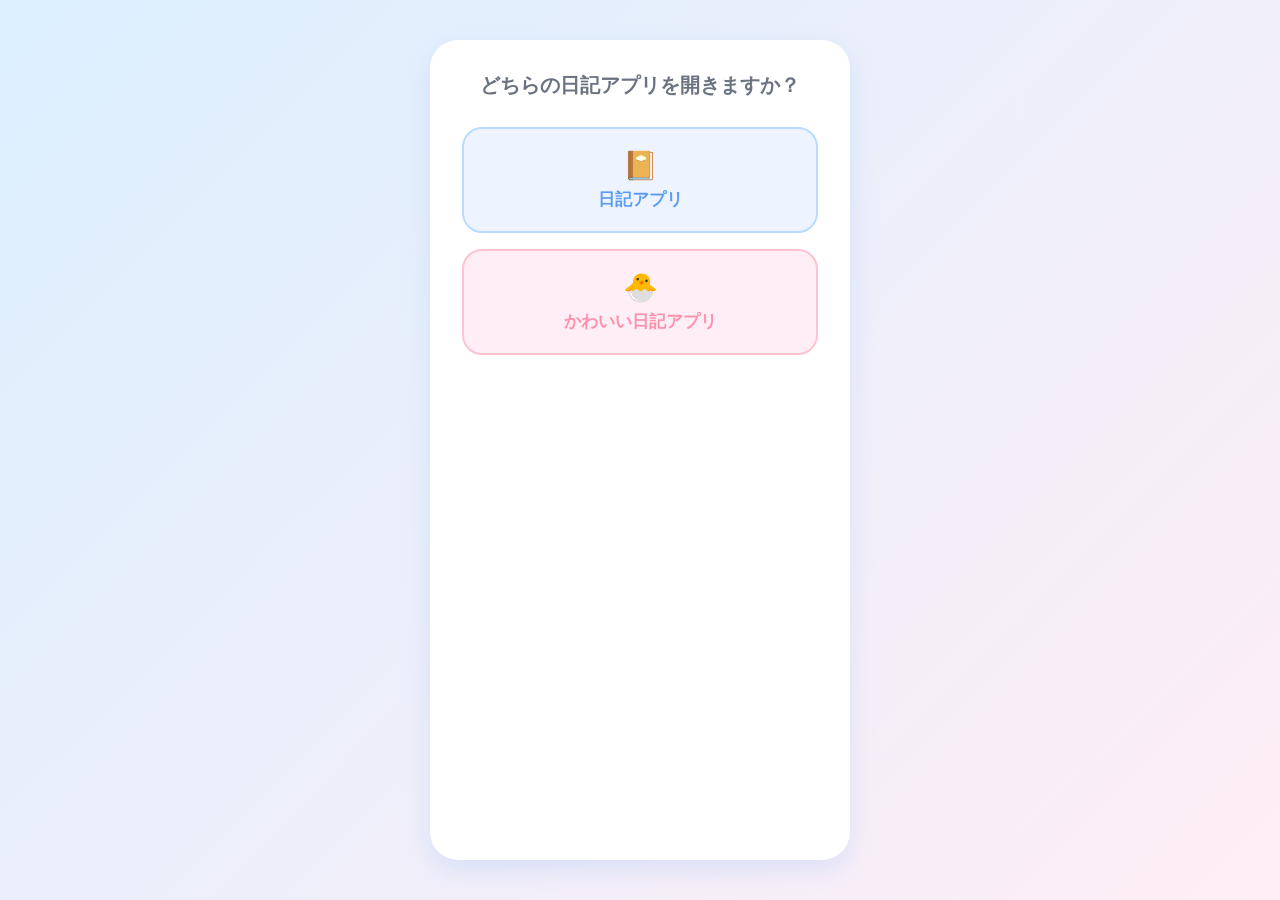
<file: index.html>
<!DOCTYPE html>
<html lang="ja">
<head>
  <meta charset="UTF-8">
  <meta name="viewport" content="width=device-width, initial-scale=1.0">
  <title>日記アプリを選ぶ</title>
  <!-- Content-Security-Policy: このページではプログラムを一切動かさない（同じサイトの日記アプリの合鍵を守るため） -->
  <meta http-equiv="Content-Security-Policy"
        content="default-src 'none'; style-src 'unsafe-inline'; img-src 'self'; base-uri 'none'; form-action 'none'">
  <style>
    body {
      background: linear-gradient(135deg, #dbefff, #ffeef5);
      font-family: "Yu Gothic", "Hiragino Kaku Gothic ProN", sans-serif;
      display: flex;
      justify-content: center;
      padding: 40px 20px;
      margin: 0;
      min-height: 100vh;
      box-sizing: border-box;
    }

    .container {
      background: #ffffff;
      border-radius: 28px;
      padding: 32px;
      max-width: 420px;
      width: 100%;
      box-sizing: border-box;
      box-shadow: 0 10px 24px rgba(120, 170, 255, 0.2);
      text-align: center;
    }

    h1 {
      font-size: 20px;
      color: #6b7280;
      margin-top: 0;
      margin-bottom: 28px;
    }

    .app-link {
      display: block;
      text-decoration: none;
      border-radius: 20px;
      padding: 20px;
      margin-bottom: 16px;
      font-size: 17px;
      font-weight: bold;
      transition: transform 0.15s;
    }

    .app-link:last-child {
      margin-bottom: 0;
    }

    .app-link:active {
      transform: scale(0.97);
    }

    .app-link.blue {
      background: #eef4ff;
      color: #5b9bf5;
      border: 2px solid #b8dcff;
    }

    .app-link.pink {
      background: #ffeef5;
      color: #ff8fab;
      border: 2px solid #ffc2d1;
    }

    .app-link .emoji {
      display: block;
      font-size: 28px;
      margin-bottom: 6px;
    }
  </style>
</head>
<body>
  <div class="container">
    <h1>どちらの日記アプリを開きますか？</h1>

    <a class="app-link blue" href="diary-app/index.html">
      <span class="emoji">📔</span>
      日記アプリ
    </a>

    <a class="app-link pink" href="diary-app-cute/index.html">
      <span class="emoji">🐣</span>
      かわいい日記アプリ
    </a>
  </div>
</body>
</html>
</file>
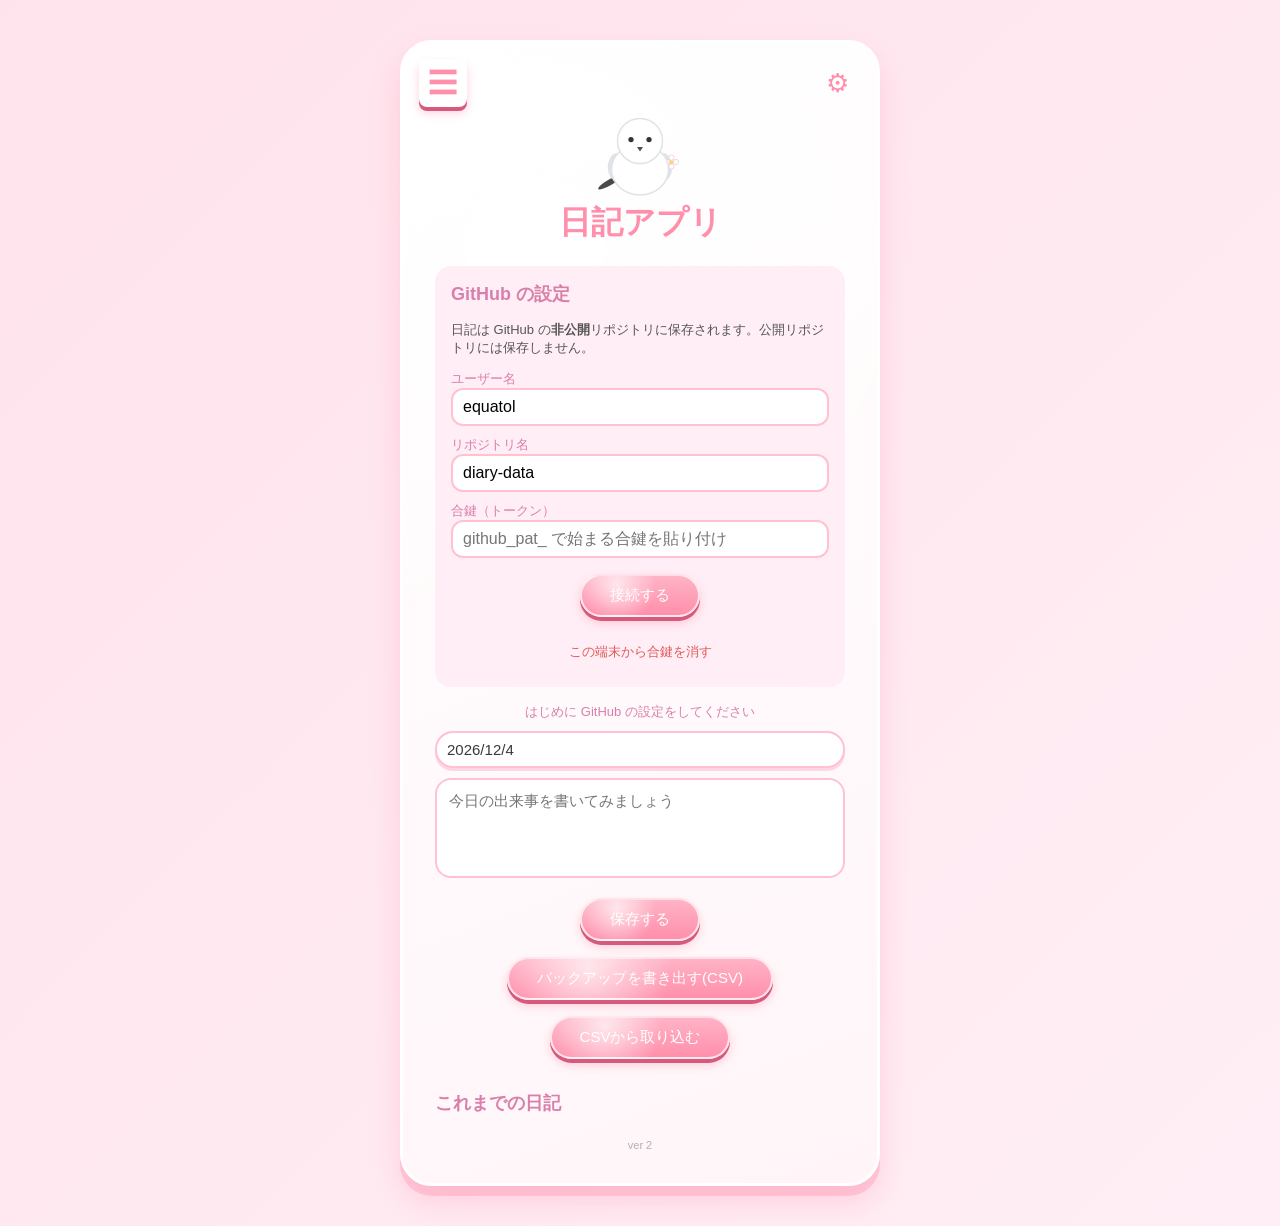
<file: diary-app-cute/index.html>
<!DOCTYPE html>
<html lang="ja">
<head>
  <meta charset="UTF-8">
  <meta name="viewport" content="width=device-width, initial-scale=1.0">
  <title>日記アプリ</title>
  <!-- Content-Security-Policy: 読み込み先を自分のサイトだけに、通信先を GitHub の窓口だけに限定する。
       万一ページに細工されても、合鍵や日記をよそへ送れないようにするため -->
  <meta http-equiv="Content-Security-Policy"
        content="default-src 'self'; script-src 'self'; style-src 'self'; img-src 'self' data:; connect-src https://api.github.com; object-src 'none'; base-uri 'none'; form-action 'none'">
  <meta name="theme-color" content="#ffe3ec">
  <!-- ホーム画面に追加したときの設定（iPhone向け） -->
  <link rel="manifest" href="manifest.json">
  <link rel="apple-touch-icon" href="apple-touch-icon.png">
  <meta name="apple-mobile-web-app-capable" content="yes">
  <meta name="apple-mobile-web-app-status-bar-style" content="default">
  <meta name="apple-mobile-web-app-title" content="日記🐣">
  <!-- ?v=番号: 更新したとき Safari が古いファイルを使い続けないようにする印 -->
  <link rel="stylesheet" href="style.css?v=2">
</head>
<body>
  <div class="container">
    <button id="menu-button" aria-label="メニュー">&#9776;</button>
    <div id="month-menu" class="month-menu"></div>
    <button id="settings-button" aria-label="GitHubの設定">&#9881;</button>

    <div id="mascot" class="mascot" role="img" aria-label="シマエナガ">
      <div id="mascot-sparkle" class="mascot-sparkle"></div>
      <svg viewBox="0 0 120 120" width="90" height="90">
        <ellipse class="tail" cx="20" cy="95" rx="18" ry="4" transform="rotate(-30 20 95)" fill="#4a4a4a"></ellipse>
        <g class="wing wing-left">
          <ellipse cx="30" cy="75" rx="13" ry="19" fill="#dfe3e8"></ellipse>
        </g>
        <g class="wing wing-right">
          <ellipse cx="90" cy="75" rx="13" ry="19" fill="#dfe3e8"></ellipse>
          <g class="flower" transform="translate(102, 68)">
            <circle r="3.5" cy="-6" fill="#ffffff" stroke="#f0c6d6" stroke-width="1"></circle>
            <circle r="3.5" cy="6" fill="#ffffff" stroke="#f0c6d6" stroke-width="1"></circle>
            <circle r="3.5" cx="-6" fill="#ffffff" stroke="#f0c6d6" stroke-width="1"></circle>
            <circle r="3.5" cx="6" fill="#ffffff" stroke="#f0c6d6" stroke-width="1"></circle>
            <circle r="2.5" fill="#ffd469"></circle>
          </g>
        </g>
        <ellipse class="body" cx="60" cy="78" rx="38" ry="34" fill="#ffffff" stroke="#e2e2e2" stroke-width="2"></ellipse>
        <circle class="head" cx="60" cy="40" r="30" fill="#ffffff" stroke="#e2e2e2" stroke-width="2"></circle>
        <g class="eyes">
          <circle cx="48" cy="38" r="3.5" fill="#333333"></circle>
          <circle cx="72" cy="38" r="3.5" fill="#333333"></circle>
        </g>
        <polygon class="beak" points="56,48 64,48 60,54" fill="#5a4a42"></polygon>
      </svg>
    </div>

    <h1>日記アプリ</h1>

    <div id="settings-panel" class="settings-panel">
      <h2>GitHub の設定</h2>
      <p class="settings-note">日記は GitHub の<strong>非公開</strong>リポジトリに保存されます。公開リポジトリには保存しません。</p>
      <label for="setting-owner">ユーザー名</label>
      <input type="text" id="setting-owner" autocomplete="off" autocapitalize="off" spellcheck="false">
      <label for="setting-repo">リポジトリ名</label>
      <input type="text" id="setting-repo" autocomplete="off" autocapitalize="off" spellcheck="false">
      <label for="setting-token">合鍵（トークン）</label>
      <input type="password" id="setting-token" autocomplete="off" placeholder="github_pat_ で始まる合鍵を貼り付け">
      <button id="connect-button">接続する</button>
      <button id="disconnect-button" class="sub-button">この端末から合鍵を消す</button>
    </div>

    <p id="status-text" class="status-text" role="status"></p>

    <div class="date-wrapper">
      <label for="entry-date" id="date-label" class="date-label"></label>
      <input type="date" id="entry-date" class="date-input-overlay">
    </div>
    <textarea id="entry-input" placeholder="今日の出来事を書いてみましょう"></textarea>
    <button id="save-button">保存する</button>
    <button id="export-button" class="export-button">バックアップを書き出す(CSV)</button>
    <button id="import-button" class="export-button">CSVから取り込む</button>
    <input type="file" id="import-file" accept=".csv,text/csv" hidden>

    <h2>これまでの日記</h2>
    <div id="entry-list"></div>

    <p class="version">ver 2</p>
  </div>

  <script src="../shared/github-storage.js?v=2"></script>
  <script src="../shared/diary-csv.js?v=2"></script>
  <script src="script.js?v=2"></script>
</body>
</html>
</file>
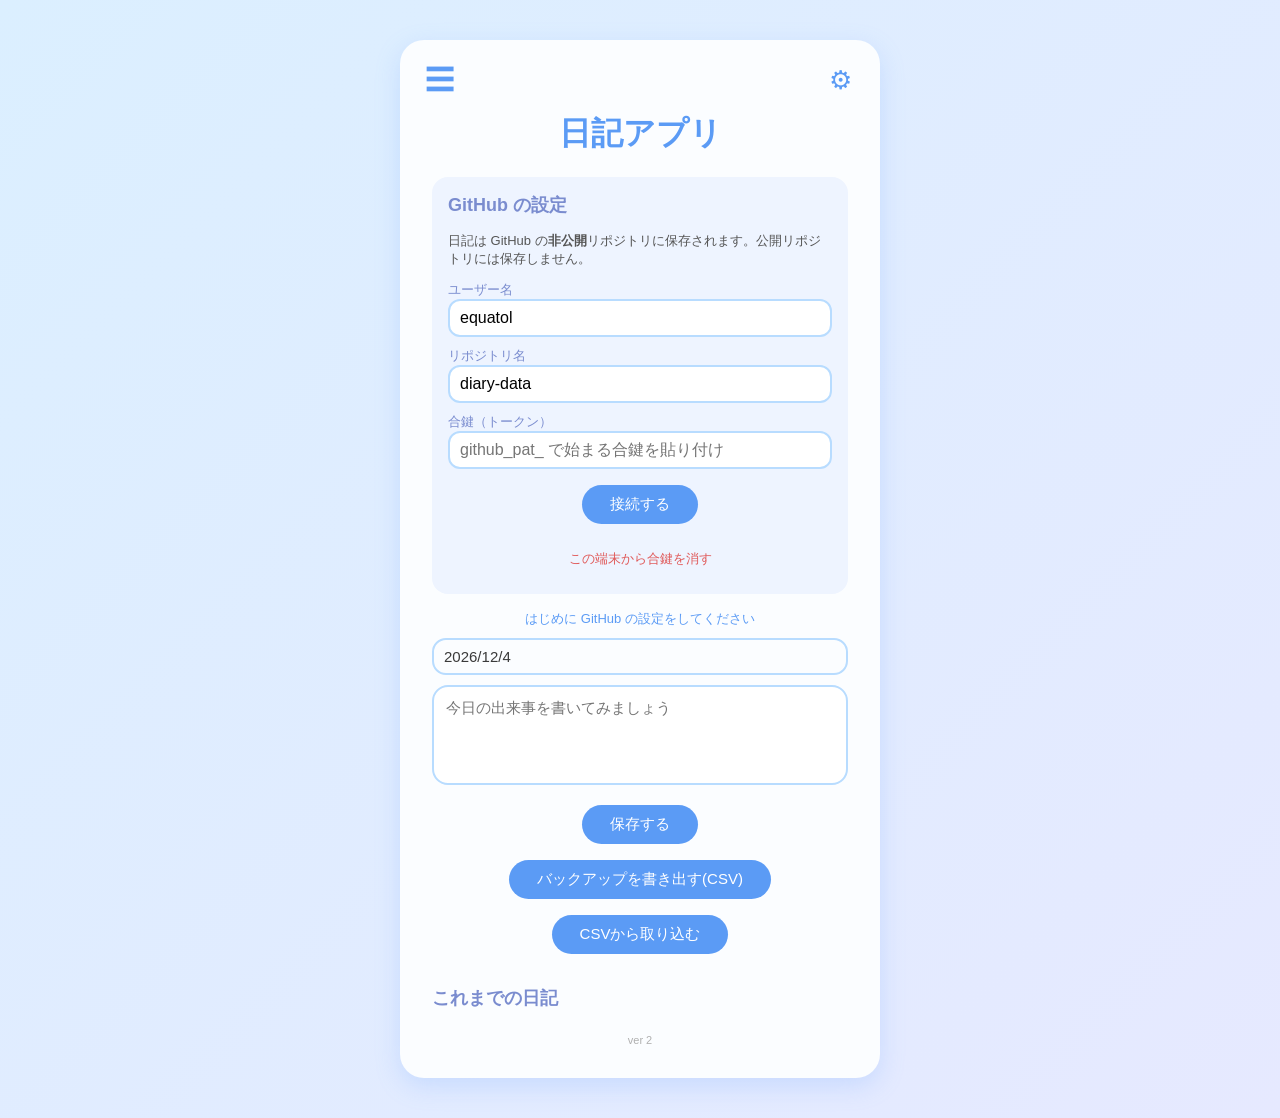
<file: diary-app/index.html>
<!DOCTYPE html>
<html lang="ja">
<head>
  <meta charset="UTF-8">
  <meta name="viewport" content="width=device-width, initial-scale=1.0">
  <title>日記アプリ</title>
  <!-- Content-Security-Policy: 読み込み先を自分のサイトだけに、通信先を GitHub の窓口だけに限定する。
       万一ページに細工されても、合鍵や日記をよそへ送れないようにするため -->
  <meta http-equiv="Content-Security-Policy"
        content="default-src 'self'; script-src 'self'; style-src 'self'; img-src 'self' data:; connect-src https://api.github.com; object-src 'none'; base-uri 'none'; form-action 'none'">
  <meta name="theme-color" content="#dbefff">
  <!-- ホーム画面に追加したときの設定（iPhone向け） -->
  <link rel="manifest" href="manifest.json">
  <link rel="apple-touch-icon" href="apple-touch-icon.png">
  <meta name="apple-mobile-web-app-capable" content="yes">
  <meta name="apple-mobile-web-app-status-bar-style" content="default">
  <meta name="apple-mobile-web-app-title" content="日記">
  <!-- ?v=番号: 更新したとき Safari が古いファイルを使い続けないようにする印 -->
  <link rel="stylesheet" href="style.css?v=2">
</head>
<body>
  <div class="container">
    <button id="menu-button" aria-label="メニュー">&#9776;</button>
    <div id="month-menu" class="month-menu"></div>
    <button id="settings-button" aria-label="GitHubの設定">&#9881;</button>

    <h1>日記アプリ</h1>

    <div id="settings-panel" class="settings-panel">
      <h2>GitHub の設定</h2>
      <p class="settings-note">日記は GitHub の<strong>非公開</strong>リポジトリに保存されます。公開リポジトリには保存しません。</p>
      <label for="setting-owner">ユーザー名</label>
      <input type="text" id="setting-owner" autocomplete="off" autocapitalize="off" spellcheck="false">
      <label for="setting-repo">リポジトリ名</label>
      <input type="text" id="setting-repo" autocomplete="off" autocapitalize="off" spellcheck="false">
      <label for="setting-token">合鍵（トークン）</label>
      <input type="password" id="setting-token" autocomplete="off" placeholder="github_pat_ で始まる合鍵を貼り付け">
      <button id="connect-button">接続する</button>
      <button id="disconnect-button" class="sub-button">この端末から合鍵を消す</button>
    </div>

    <p id="status-text" class="status-text" role="status"></p>

    <div class="date-wrapper">
      <label for="entry-date" id="date-label" class="date-label"></label>
      <input type="date" id="entry-date" class="date-input-overlay">
    </div>
    <textarea id="entry-input" placeholder="今日の出来事を書いてみましょう"></textarea>
    <button id="save-button">保存する</button>
    <button id="export-button" class="export-button">バックアップを書き出す(CSV)</button>
    <button id="import-button" class="export-button">CSVから取り込む</button>
    <input type="file" id="import-file" accept=".csv,text/csv" hidden>

    <h2>これまでの日記</h2>
    <div id="entry-list"></div>

    <p class="version">ver 2</p>
  </div>

  <script src="../shared/github-storage.js?v=2"></script>
  <script src="../shared/diary-csv.js?v=2"></script>
  <script src="script.js?v=2"></script>
</body>
</html>
</file>
<file: diary-app-cute/style.css>
body {
  background: linear-gradient(135deg, #ffe3ec, #ffeef5);
  font-family: "Yu Gothic", "Hiragino Kaku Gothic ProN", sans-serif;
  display: flex;
  justify-content: center;
  padding: 40px 20px;
  margin: 0;
}

.container {
  position: relative;
  background:
    radial-gradient(circle at 28% 18%, rgba(255, 255, 255, 0.9), rgba(255, 255, 255, 0) 42%),
    linear-gradient(160deg, #ffffff, #fff5f8);
  border: 3px solid #ffffff;
  border-radius: 32px;
  padding: 32px;
  max-width: 480px;
  width: 100%;
  box-sizing: border-box;
  box-shadow:
    0 10px 0 rgba(255, 143, 171, 0.35),
    0 16px 28px rgba(255, 143, 171, 0.3);
}

#menu-button {
  position: absolute;
  top: 16px;
  left: 16px;
  width: 48px;
  height: 48px;
  margin: 0;
  padding: 0;
  display: flex;
  align-items: center;
  justify-content: center;
  background: transparent;
  color: #ff8fab;
  font-size: 30px;
  border: none;
  border-radius: 8px;
  cursor: pointer;
}

#menu-button:hover {
  background: #ffeef5;
}

.month-menu {
  display: none;
  position: absolute;
  top: 56px;
  left: 16px;
  min-width: 140px;
  background: #ffffff;
  border-radius: 12px;
  padding: 8px;
  box-shadow: 0 8px 20px rgba(255, 143, 171, 0.3);
  z-index: 10;
}

.month-menu.open {
  display: block;
}

.month-menu li {
  padding: 8px 12px;
  margin-bottom: 4px;
  font-size: 14px;
  cursor: pointer;
}

.month-menu li:last-child {
  margin-bottom: 0;
}

.month-menu li:hover {
  background: #ffeef5;
}

.month-menu li.active {
  background: #ff8fab;
  color: white;
}

@media (max-width: 480px) {
  body {
    padding: 20px 12px;
  }

  .container {
    padding: 20px;
  }
}

.mascot {
  position: relative;
  display: flex;
  justify-content: center;
  margin-top: 36px;
  margin-bottom: -8px;
  cursor: pointer;
  user-select: none;
}

.mascot svg {
  display: block;
  animation: mascot-idle 2.6s ease-in-out infinite;
  transform-origin: bottom center;
}

.mascot.bounce svg {
  animation: mascot-bounce 0.6s ease;
}

.mascot.blink .eyes {
  animation: mascot-blink 0.3s ease;
  transform-origin: center;
}

.mascot.bounce .wing-left {
  animation: mascot-wing-left 0.6s ease;
  transform-origin: 40px 65px;
}

.mascot.bounce .wing-right {
  animation: mascot-wing-right 0.6s ease;
  transform-origin: 80px 65px;
}

.mascot-sparkle {
  position: absolute;
  top: -6px;
  left: 50%;
  font-size: 20px;
  opacity: 0;
  pointer-events: none;
}

.mascot.bounce .mascot-sparkle::before {
  content: "✨";
  animation: mascot-sparkle 0.6s ease;
}

@keyframes mascot-idle {
  0%,
  100% {
    transform: translateY(0) rotate(0deg);
  }
  50% {
    transform: translateY(-5px) rotate(-2deg);
  }
}

@keyframes mascot-bounce {
  0% {
    transform: translateY(0) rotate(0deg);
  }
  30% {
    transform: translateY(-20px) rotate(-8deg);
  }
  55% {
    transform: translateY(0) rotate(6deg);
  }
  75% {
    transform: translateY(-6px) rotate(-3deg);
  }
  100% {
    transform: translateY(0) rotate(0deg);
  }
}

@keyframes mascot-blink {
  0%,
  100% {
    transform: scaleY(1);
  }
  50% {
    transform: scaleY(0.1);
  }
}

@keyframes mascot-wing-left {
  0%,
  100% {
    transform: rotate(0deg);
  }
  50% {
    transform: rotate(-30deg);
  }
}

@keyframes mascot-wing-right {
  0%,
  100% {
    transform: rotate(0deg);
  }
  50% {
    transform: rotate(30deg);
  }
}

@keyframes mascot-sparkle {
  0% {
    opacity: 0;
    transform: translateY(0) scale(0.6);
  }
  40% {
    opacity: 1;
    transform: translateY(-14px) scale(1.1);
  }
  100% {
    opacity: 0;
    transform: translateY(-26px) scale(0.9);
  }
}

h1 {
  color: #ff8fab;
  text-align: center;
  margin-top: 8px;
}

h2 {
  color: #d97fab;
  font-size: 18px;
  margin-top: 32px;
}

.date-wrapper {
  position: relative;
  width: 100%;
  margin-bottom: 10px;
}

.date-label {
  display: block;
  width: 100%;
  box-sizing: border-box;
  background:
    radial-gradient(circle at 22% 20%, rgba(255, 255, 255, 0.85), rgba(255, 255, 255, 0) 40%),
    #ffffff;
  border: 2px solid #ffc2d1;
  border-radius: 18px;
  padding: 8px 10px;
  font-size: 15px;
  color: #3a3a3a;
  cursor: pointer;
  box-shadow: 0 3px 0 #ffd6e3;
}

.date-input-overlay {
  position: absolute;
  inset: 0;
  width: 100%;
  height: 100%;
  opacity: 0;
  border: none;
  padding: 0;
  margin: 0;
  cursor: pointer;
}

textarea {
  width: 100%;
  height: 100px;
  border: 2px solid #ffc2d1;
  border-radius: 16px;
  padding: 12px;
  font-size: 15px;
  box-sizing: border-box;
  resize: none;
  outline: none;
}

textarea:focus {
  border-color: #ff8fab;
}

button {
  display: block;
  margin: 16px auto 0;
  background:
    radial-gradient(circle at 30% 22%, rgba(255, 255, 255, 0.7), rgba(255, 255, 255, 0) 45%),
    linear-gradient(180deg, #ffb3c6, #ff8fab);
  color: white;
  border: 2px solid rgba(255, 255, 255, 0.7);
  border-radius: 24px;
  padding: 10px 28px;
  font-size: 15px;
  cursor: pointer;
  box-shadow:
    0 4px 0 #d6597e,
    0 6px 10px rgba(255, 143, 171, 0.4);
  transition: transform 0.1s, box-shadow 0.1s;
}

button:hover {
  filter: brightness(1.05);
}

button:active {
  transform: translateY(3px);
  box-shadow:
    0 1px 0 #d6597e,
    0 2px 4px rgba(255, 143, 171, 0.4);
}

.day-group {
  margin-bottom: 16px;
}

.day-group h3 {
  color: #ff8fab;
  font-size: 14px;
  margin: 0 0 6px;
}

ul {
  list-style: none;
  padding: 0;
  margin: 0;
}

li {
  background:
    radial-gradient(circle at 22% 20%, rgba(255, 255, 255, 0.85), rgba(255, 255, 255, 0) 40%),
    #ffeef5;
  border: 2px solid #ffffff;
  border-radius: 16px;
  padding: 10px 14px;
  margin-bottom: 10px;
  font-size: 14px;
  box-shadow:
    0 3px 0 #ffc9dc,
    0 4px 8px rgba(255, 143, 171, 0.2);
}

.entry-item {
  display: flex;
  align-items: center;
  justify-content: space-between;
  gap: 8px;
}

.entry-text {
  white-space: pre-wrap;
  word-break: break-word;
}

.delete-button {
  display: flex;
  align-items: center;
  justify-content: center;
  flex-shrink: 0;
  width: 24px;
  height: 24px;
  margin: 0;
  padding: 0;
  background: transparent;
  color: #b0b0b0;
  border-radius: 50%;
  font-size: 16px;
  line-height: 1;
  cursor: pointer;
  user-select: none;
  -webkit-tap-highlight-color: transparent;
}

.delete-button.confirming {
  background: #ffd6d6;
  color: #e05a5a;
}

@media (hover: hover) {
  .delete-button:hover {
    background: #ffd6d6;
    color: #e05a5a;
  }
}

#settings-button {
  position: absolute;
  top: 16px;
  right: 16px;
  width: 48px;
  height: 48px;
  margin: 0;
  padding: 0;
  display: flex;
  align-items: center;
  justify-content: center;
  background: transparent;
  color: #ff8fab;
  font-size: 26px;
  border: none;
  border-radius: 8px;
  box-shadow: none;
  cursor: pointer;
}

#settings-button:hover {
  background: #ffeef5;
}

.settings-panel {
  display: none;
  background: #ffeef5;
  border-radius: 16px;
  padding: 16px;
  margin-bottom: 16px;
}

.settings-panel.open {
  display: block;
}

.settings-panel h2 {
  margin-top: 0;
}

.settings-note {
  font-size: 13px;
  color: #555;
  margin-top: 0;
}

.settings-panel label {
  display: block;
  font-size: 13px;
  color: #d97fab;
  margin-top: 10px;
}

.settings-panel input {
  width: 100%;
  box-sizing: border-box;
  border: 2px solid #ffc2d1;
  border-radius: 12px;
  padding: 8px 10px;
  font-size: 16px; /* 16px 未満だと iPhone で入力時に画面が拡大されてしまう */
  outline: none;
}

.settings-panel input:focus {
  border-color: #ff8fab;
}

.sub-button {
  background: transparent;
  color: #e05a5a;
  font-size: 13px;
  border: none;
  box-shadow: none;
}

.sub-button:hover {
  background: #ffd6d6;
}

.status-text {
  min-height: 1.2em;
  margin: 0 0 10px;
  font-size: 13px;
  color: #d97fab;
  text-align: center;
}

.status-text.error {
  color: #e05a5a;
}

button:disabled {
  background: #f3c4d2;
  cursor: wait;
}

.version {
  margin: 24px 0 0;
  font-size: 11px;
  color: #b0b0b0;
  text-align: center;
}
</file>
<file: diary-app/style.css>
body {
  background: linear-gradient(135deg, #dbefff, #e6e9ff);
  font-family: "Yu Gothic", "Hiragino Kaku Gothic ProN", sans-serif;
  display: flex;
  justify-content: center;
  padding: 40px 20px;
  margin: 0;
}

.container {
  position: relative;
  background: #fbfdff;
  border-radius: 24px;
  padding: 32px;
  max-width: 480px;
  width: 100%;
  box-sizing: border-box;
  box-shadow: 0 8px 24px rgba(120, 170, 255, 0.25);
}

#menu-button {
  position: absolute;
  top: 16px;
  left: 16px;
  width: 48px;
  height: 48px;
  margin: 0;
  padding: 0;
  display: flex;
  align-items: center;
  justify-content: center;
  background: transparent;
  color: #5b9bf5;
  font-size: 30px;
  border: none;
  border-radius: 8px;
  cursor: pointer;
}

#menu-button:hover {
  background: #eef4ff;
}

.month-menu {
  display: none;
  position: absolute;
  top: 56px;
  left: 16px;
  min-width: 140px;
  background: #ffffff;
  border-radius: 12px;
  padding: 8px;
  box-shadow: 0 8px 20px rgba(120, 170, 255, 0.3);
  z-index: 10;
}

.month-menu.open {
  display: block;
}

.month-menu li {
  padding: 8px 12px;
  margin-bottom: 4px;
  font-size: 14px;
  cursor: pointer;
}

.month-menu li:last-child {
  margin-bottom: 0;
}

.month-menu li:hover {
  background: #eef4ff;
}

.month-menu li.active {
  background: #5b9bf5;
  color: white;
}

@media (max-width: 480px) {
  body {
    padding: 20px 12px;
  }

  .container {
    padding: 20px;
  }
}

h1 {
  color: #5b9bf5;
  text-align: center;
  margin-top: 40px;
}

h2 {
  color: #7a8ccf;
  font-size: 18px;
  margin-top: 32px;
}

.date-wrapper {
  position: relative;
  width: 100%;
  margin-bottom: 10px;
}

.date-label {
  display: block;
  width: 100%;
  box-sizing: border-box;
  border: 2px solid #b8dcff;
  border-radius: 14px;
  padding: 8px 10px;
  font-size: 15px;
  color: #3a3a3a;
  cursor: pointer;
}

.date-input-overlay {
  position: absolute;
  inset: 0;
  width: 100%;
  height: 100%;
  opacity: 0;
  border: none;
  padding: 0;
  margin: 0;
  cursor: pointer;
}

textarea {
  width: 100%;
  height: 100px;
  border: 2px solid #b8dcff;
  border-radius: 16px;
  padding: 12px;
  font-size: 15px;
  box-sizing: border-box;
  resize: none;
  outline: none;
}

textarea:focus {
  border-color: #5b9bf5;
}

button {
  display: block;
  margin: 16px auto 0;
  background: #5b9bf5;
  color: white;
  border: none;
  border-radius: 20px;
  padding: 10px 28px;
  font-size: 15px;
  cursor: pointer;
  transition: background 0.2s;
}

button:hover {
  background: #4285e0;
}

.day-group {
  margin-bottom: 16px;
}

.day-group h3 {
  color: #5b9bf5;
  font-size: 14px;
  margin: 0 0 6px;
}

ul {
  list-style: none;
  padding: 0;
  margin: 0;
}

li {
  background: #eef4ff;
  border-radius: 12px;
  padding: 10px 14px;
  margin-bottom: 8px;
  font-size: 14px;
}

.entry-item {
  display: flex;
  align-items: center;
  justify-content: space-between;
  gap: 8px;
}

.entry-text {
  white-space: pre-wrap;
  word-break: break-word;
}

.delete-button {
  display: flex;
  align-items: center;
  justify-content: center;
  flex-shrink: 0;
  width: 24px;
  height: 24px;
  margin: 0;
  padding: 0;
  background: transparent;
  color: #b0b0b0;
  border-radius: 50%;
  font-size: 16px;
  line-height: 1;
  cursor: pointer;
  user-select: none;
  -webkit-tap-highlight-color: transparent;
}

.delete-button.confirming {
  background: #ffd6d6;
  color: #e05a5a;
}

@media (hover: hover) {
  .delete-button:hover {
    background: #ffd6d6;
    color: #e05a5a;
  }
}

#settings-button {
  position: absolute;
  top: 16px;
  right: 16px;
  width: 48px;
  height: 48px;
  margin: 0;
  padding: 0;
  display: flex;
  align-items: center;
  justify-content: center;
  background: transparent;
  color: #5b9bf5;
  font-size: 26px;
  border: none;
  border-radius: 8px;
  cursor: pointer;
}

#settings-button:hover {
  background: #eef4ff;
}

.settings-panel {
  display: none;
  background: #eef4ff;
  border-radius: 16px;
  padding: 16px;
  margin-bottom: 16px;
}

.settings-panel.open {
  display: block;
}

.settings-panel h2 {
  margin-top: 0;
}

.settings-note {
  font-size: 13px;
  color: #555;
  margin-top: 0;
}

.settings-panel label {
  display: block;
  font-size: 13px;
  color: #7a8ccf;
  margin-top: 10px;
}

.settings-panel input {
  width: 100%;
  box-sizing: border-box;
  border: 2px solid #b8dcff;
  border-radius: 12px;
  padding: 8px 10px;
  font-size: 16px; /* 16px 未満だと iPhone で入力時に画面が拡大されてしまう */
  outline: none;
}

.settings-panel input:focus {
  border-color: #5b9bf5;
}

.sub-button {
  background: transparent;
  color: #e05a5a;
  font-size: 13px;
}

.sub-button:hover {
  background: #ffd6d6;
}

.status-text {
  min-height: 1.2em;
  margin: 0 0 10px;
  font-size: 13px;
  color: #5b9bf5;
  text-align: center;
}

.status-text.error {
  color: #e05a5a;
}

button:disabled {
  background: #b8cdef;
  cursor: wait;
}

.version {
  margin: 24px 0 0;
  font-size: 11px;
  color: #b0b0b0;
  text-align: center;
}
</file>
